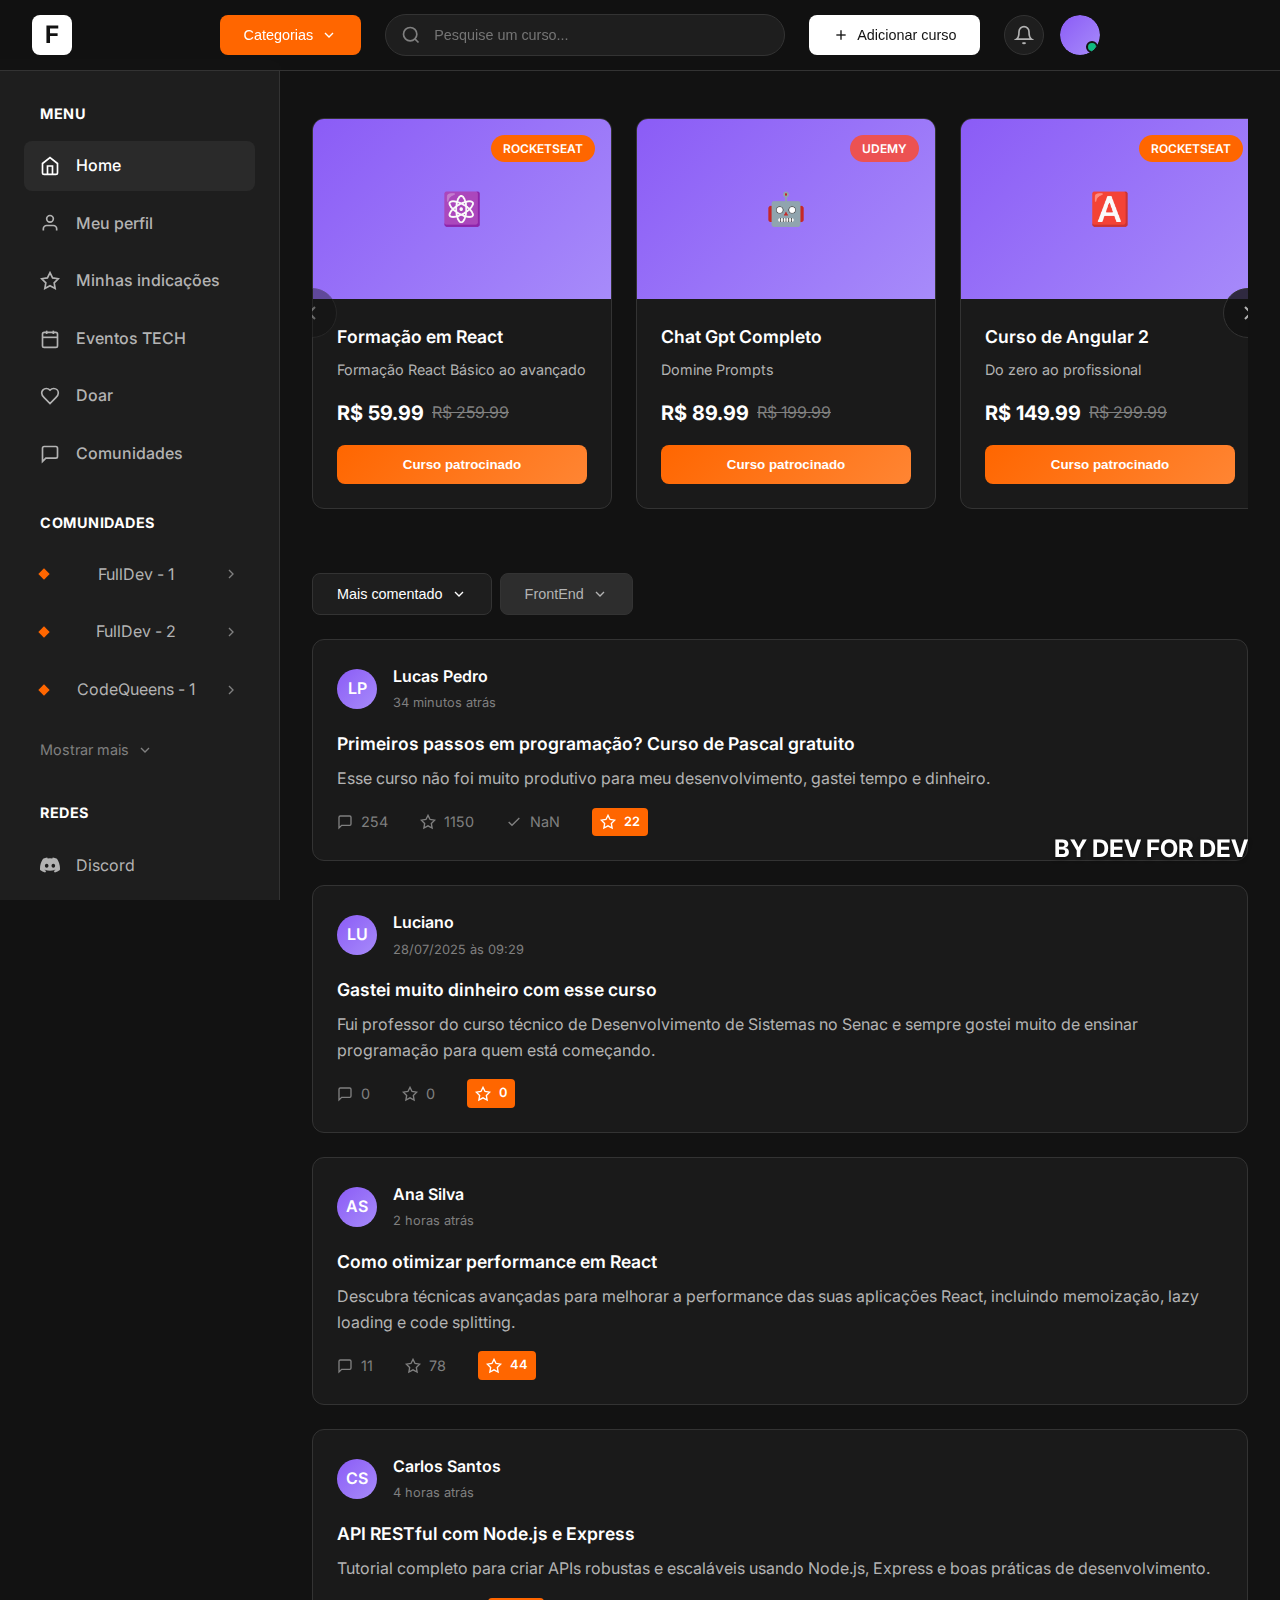
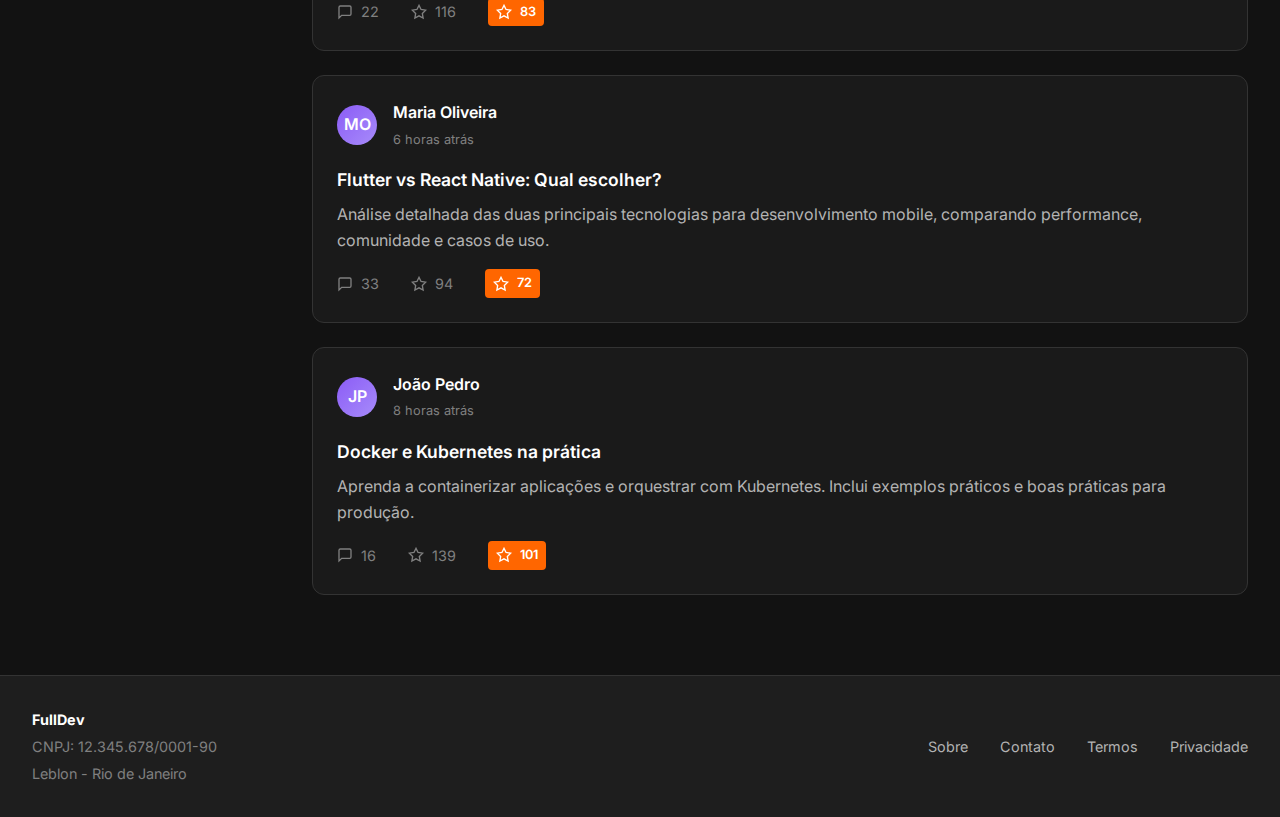
<file: codigo-fonte/home/home-com-localstorage/index.html>
<!DOCTYPE html>
<html lang="pt-BR">
<head>
    <meta charset="UTF-8">
    <meta name="viewport" content="width=device-width, initial-scale=1.0">
    <title>FullDev - Plataforma de Cursos para Desenvolvedores</title>
    <link rel="preconnect" href="https://fonts.googleapis.com">
    <link rel="preconnect" href="https://fonts.gstatic.com" crossorigin>
    <link href="https://fonts.googleapis.com/css2?family=Inter:wght@300;400;500;600;700&display=swap" rel="stylesheet">
    <link rel="stylesheet" href="style.css">
</head>
<body>
    <!-- Header Fixo -->
    <header class="header">
        <div class="header-content">
            <!-- Logo -->
            <div class="logo">
                <div class="logo-icon">F</div>
            </div>

            <!-- Botões do Header -->
            <div class="header-actions">
                <button class="btn btn-categories">
                    <span>Categorias</span>
                    <svg width="16" height="16" viewBox="0 0 24 24" fill="none" stroke="currentColor" stroke-width="2">
                        <polyline points="6,9 12,15 18,9"></polyline>
                    </svg>
                </button>
                
                <!-- Barra de Pesquisa -->
                <div class="search-container">
                    <svg class="search-icon" width="20" height="20" viewBox="0 0 24 24" fill="none" stroke="currentColor" stroke-width="2">
                        <circle cx="11" cy="11" r="8"></circle>
                        <path d="m21 21-4.35-4.35"></path>
                    </svg>
                    <input type="text" placeholder="Pesquise um curso..." class="search-input">
                </div>
                
                <button class="btn btn-indicate" onclick="showCourseForm()">
                    <svg width="16" height="16" viewBox="0 0 24 24" fill="none" stroke="currentColor" stroke-width="2">
                        <line x1="12" y1="5" x2="12" y2="19"></line>
                        <line x1="5" y1="12" x2="19" y2="12"></line>
                    </svg>
                    <span>Adicionar curso</span>
                </button>
                
                <!-- Notificações e Perfil -->
                <div class="header-right">
                    <button class="notification-btn">
                        <svg width="20" height="20" viewBox="0 0 24 24" fill="none" stroke="currentColor" stroke-width="2">
                            <path d="M18 8A6 6 0 0 0 6 8c0 7-3 9-3 9h18s-3-2-3-9"></path>
                            <path d="M13.73 21a2 2 0 0 1-3.46 0"></path>
                        </svg>
                    </button>
                    
                    <!-- Perfil do Usuário -->
                    <div class="user-profile">
                        <div class="avatar">
                            <div class="avatar-icon"></div>
                            <div class="online-indicator"></div>
                        </div>
                    </div>
                </div>
            </div>
        </div>
    </header>

    <!-- Layout Principal -->
    <div class="main-layout">
        <!-- Sidebar -->
        <aside class="sidebar" id="sidebar">
            <div class="sidebar-content">
                <!-- Menu Principal -->
                <div class="menu-section">
                    <h3 class="section-title">Menu</h3>
                    <nav class="sidebar-nav">
                        <ul class="nav-list">
                            <li class="nav-item active">
                                <a href="#" class="nav-link">
                                    <svg class="nav-icon" width="20" height="20" viewBox="0 0 24 24" fill="none" stroke="currentColor" stroke-width="2">
                                        <path d="m3 9 9-7 9 7v11a2 2 0 0 1-2 2H5a2 2 0 0 1-2-2z"></path>
                                        <polyline points="9,22 9,12 15,12 15,22"></polyline>
                                    </svg>
                                    <span>Home</span>
                                </a>
                            </li>
                            <li class="nav-item">
                                <a href="#" class="nav-link">
                                    <svg class="nav-icon" width="20" height="20" viewBox="0 0 24 24" fill="none" stroke="currentColor" stroke-width="2">
                                        <path d="M20 21v-2a4 4 0 0 0-4-4H8a4 4 0 0 0-4 4v2"></path>
                                        <circle cx="12" cy="7" r="4"></circle>
                                    </svg>
                                    <span>Meu perfil</span>
                                </a>
                            </li>
                            <li class="nav-item">
                                <a href="#" class="nav-link">
                                    <svg class="nav-icon" width="20" height="20" viewBox="0 0 24 24" fill="none" stroke="currentColor" stroke-width="2">
                                        <path d="M12 2l3.09 6.26L22 9.27l-5 4.87 1.18 6.88L12 17.77l-6.18 3.25L7 14.14 2 9.27l6.91-1.01L12 2z"></path>
                                    </svg>
                                    <span>Minhas indicações</span>
                                </a>
                            </li>
                            <li class="nav-item">
                                <a href="#" class="nav-link">
                                    <svg class="nav-icon" width="20" height="20" viewBox="0 0 24 24" fill="none" stroke="currentColor" stroke-width="2">
                                        <rect x="3" y="4" width="18" height="18" rx="2" ry="2"></rect>
                                        <line x1="16" y1="2" x2="16" y2="6"></line>
                                        <line x1="8" y1="2" x2="8" y2="6"></line>
                                        <line x1="3" y1="10" x2="21" y2="10"></line>
                                    </svg>
                                    <span>Eventos TECH</span>
                                </a>
                            </li>
                            <li class="nav-item">
                                <a href="#" class="nav-link">
                                    <svg class="nav-icon" width="20" height="20" viewBox="0 0 24 24" fill="none" stroke="currentColor" stroke-width="2">
                                        <path d="M19 14c1.49-1.46 3-3.21 3-5.5A5.5 5.5 0 0 0 16.5 3c-1.76 0-3 .5-4.5 2-1.5-1.5-2.74-2-4.5-2A5.5 5.5 0 0 0 2 8.5c0 2.29 1.51 4.04 3 5.5l7 7z"></path>
                                    </svg>
                                    <span>Doar</span>
                                </a>
                            </li>
                            <li class="nav-item">
                                <a href="#" class="nav-link">
                                    <svg class="nav-icon" width="20" height="20" viewBox="0 0 24 24" fill="none" stroke="currentColor" stroke-width="2">
                                        <path d="M21 15a2 2 0 0 1-2 2H7l-4 4V5a2 2 0 0 1 2-2h14a2 2 0 0 1 2 2z"></path>
                                    </svg>
                                    <span>Comunidades</span>
                                </a>
                            </li>
                        </ul>
                    </nav>
                </div>

                <!-- Comunidades -->
                <div class="communities-section">
                    <div class="communities-header">
                        <h3 class="section-title">Comunidades</h3>
                    </div>
                    <ul class="communities-list">
                        <li class="community-item">
                            <a href="#" class="community-link">
                                <div class="community-diamond"></div>
                                <span>FullDev - 1</span>
                                <svg class="arrow-icon" width="16" height="16" viewBox="0 0 24 24" fill="none" stroke="currentColor" stroke-width="2">
                                    <polyline points="9,18 15,12 9,6"></polyline>
                                </svg>
                            </a>
                        </li>
                        <li class="community-item">
                            <a href="#" class="community-link">
                                <div class="community-diamond"></div>
                                <span>FullDev - 2</span>
                                <svg class="arrow-icon" width="16" height="16" viewBox="0 0 24 24" fill="none" stroke="currentColor" stroke-width="2">
                                    <polyline points="9,18 15,12 9,6"></polyline>
                                </svg>
                            </a>
                        </li>
                        <li class="community-item">
                            <a href="#" class="community-link">
                                <div class="community-diamond"></div>
                                <span>CodeQueens - 1</span>
                                <svg class="arrow-icon" width="16" height="16" viewBox="0 0 24 24" fill="none" stroke="currentColor" stroke-width="2">
                                    <polyline points="9,18 15,12 9,6"></polyline>
                                </svg>
                            </a>
                        </li>
                    </ul>
                    <a href="#" class="show-more">
                        <span>Mostrar mais</span>
                        <svg width="16" height="16" viewBox="0 0 24 24" fill="none" stroke="currentColor" stroke-width="2">
                            <polyline points="6,9 12,15 18,9"></polyline>
                        </svg>
                    </a>
                </div>

                <!-- Redes Sociais -->
                <div class="social-section">
                    <h3 class="section-title">Redes</h3>
                    <div class="social-links">
                        <a href="#" class="social-link">
                            <svg width="20" height="20" viewBox="0 0 24 24" fill="currentColor">
                                <path d="M20.317 4.37a19.791 19.791 0 0 0-4.885-1.515.074.074 0 0 0-.079.037c-.21.375-.444.864-.608 1.25a18.27 18.27 0 0 0-5.487 0 12.64 12.64 0 0 0-.617-1.25.077.077 0 0 0-.079-.037A19.736 19.736 0 0 0 3.677 4.37a.07.07 0 0 0-.032.027C.533 9.046-.32 13.58.099 18.057a.082.082 0 0 0 .031.057 19.9 19.9 0 0 0 5.993 3.03.078.078 0 0 0 .084-.028c.462-.63.874-1.295 1.226-1.994a.076.076 0 0 0-.041-.106 13.107 13.107 0 0 1-1.872-.892.077.077 0 0 1-.008-.128 10.2 10.2 0 0 0 .372-.292.074.074 0 0 1 .077-.01c3.928 1.793 8.18 1.793 12.062 0a.074.074 0 0 1 .078.01c.12.098.246.198.373.292a.077.077 0 0 1-.006.127 12.299 12.299 0 0 1-1.873.892.077.077 0 0 0-.041.107c.36.698.772 1.362 1.225 1.993a.076.076 0 0 0 .084.028 19.839 19.839 0 0 0 6.002-3.03.077.077 0 0 0 .032-.054c.5-5.177-.838-9.674-3.549-13.66a.061.061 0 0 0-.031-.03zM8.02 15.33c-1.183 0-2.157-1.085-2.157-2.419 0-1.333.956-2.419 2.157-2.419 1.21 0 2.176 1.096 2.157 2.42 0 1.333-.956 2.418-2.157 2.418zm7.975 0c-1.183 0-2.157-1.085-2.157-2.419 0-1.333.955-2.419 2.157-2.419 1.21 0 2.176 1.096 2.157 2.42 0 1.333-.946 2.418-2.157 2.418z"/>
                            </svg>
                            <span>Discord</span>
                        </a>
                        <a href="#" class="social-link">
                            <svg width="20" height="20" viewBox="0 0 24 24" fill="currentColor">
                                <path d="M20.447 20.452h-3.554v-5.569c0-1.328-.027-3.037-1.852-3.037-1.853 0-2.136 1.445-2.136 2.939v5.667H9.351V9h3.414v1.561h.046c.477-.9 1.637-1.85 3.37-1.85 3.601 0 4.267 2.37 4.267 5.455v6.286zM5.337 7.433c-1.144 0-2.063-.926-2.063-2.065 0-1.138.92-2.063 2.063-2.063 1.14 0 2.064.925 2.064 2.063 0 1.139-.925 2.065-2.064 2.065zm1.782 13.019H3.555V9h3.564v11.452zM22.225 0H1.771C.792 0 0 .774 0 1.729v20.542C0 23.227.792 24 1.771 24h20.451C23.2 24 24 23.227 24 22.271V1.729C24 .774 23.2 0 22.222 0h.003z"/>
                            </svg>
                            <span>LinkedIn</span>
                        </a>
                        <a href="#" class="social-link">
                            <svg width="20" height="20" viewBox="0 0 24 24" fill="currentColor">
                                <path d="M12 2.163c3.204 0 3.584.012 4.85.07 3.252.148 4.771 1.691 4.919 4.919.058 1.265.069 1.645.069 4.849 0 3.205-.012 3.584-.069 4.849-.149 3.225-1.664 4.771-4.919 4.919-1.266.058-1.644.07-4.85.07-3.204 0-3.584-.012-4.849-.07-3.26-.149-4.771-1.699-4.919-4.92-.058-1.265-.07-1.644-.07-4.849 0-3.204.013-3.583.07-4.849.149-3.227 1.664-4.771 4.919-4.919 1.266-.057 1.645-.069 4.849-.069zm0-2.163c-3.259 0-3.667.014-4.947.072-4.358.2-6.78 2.618-6.98 6.98-.059 1.281-.073 1.689-.073 4.948 0 3.259.014 3.668.072 4.948.2 4.358 2.618 6.78 6.98 6.98 1.281.058 1.689.072 4.948.072 3.259 0 3.668-.014 4.948-.072 4.354-.2 6.782-2.618 6.979-6.98.059-1.28.073-1.689.073-4.948 0-3.259-.014-3.667-.072-4.947-.196-4.354-2.617-6.78-6.979-6.98-1.281-.059-1.69-.073-4.949-.073zm0 5.838c-3.403 0-6.162 2.759-6.162 6.162s2.759 6.163 6.162 6.163 6.162-2.759 6.162-6.163c0-3.403-2.759-6.162-6.162-6.162zm0 10.162c-2.209 0-4-1.79-4-4 0-2.209 1.791-4 4-4s4 1.791 4 4c0 2.21-1.791 4-4 4zm6.406-11.845c-.796 0-1.441.645-1.441 1.44s.645 1.44 1.441 1.44c.795 0 1.439-.645 1.439-1.44s-.644-1.44-1.439-1.44z"/>
                            </svg>
                            <span>Instagram</span>
                        </a>
                        <a href="#" class="social-link">
                            <svg width="20" height="20" viewBox="0 0 24 24" fill="currentColor">
                                <path d="M23.498 6.186a3.016 3.016 0 0 0-2.122-2.136C19.505 3.545 12 3.545 12 3.545s-7.505 0-9.377.505A3.017 3.017 0 0 0 .502 6.186C0 8.07 0 12 0 12s0 3.93.502 5.814a3.016 3.016 0 0 0 2.122 2.136c1.871.505 9.376.505 9.376.505s7.505 0 9.377-.505a3.015 3.015 0 0 0 2.122-2.136C24 15.93 24 12 24 12s0-3.93-.502-5.814zM9.545 15.568V8.432L15.818 12l-6.273 3.568z"/>
                            </svg>
                            <span>Youtube</span>
                        </a>
                    </div>
                </div>

                <!-- Rodapé da Sidebar -->
                <div class="sidebar-footer">
                    <p class="company-name">Fulldev Sistemas de informática S.A</p>
                    <p class="cnpj">CNPJ --</p>
                    <p class="location">Leblon - Rio de Janeiro</p>
                </div>
            </div>
        </aside>

        <!-- Conteúdo Principal -->
        <main class="main-content">
            <!-- Carrossel de Cursos -->
            <section class="courses-carousel">
                <div class="carousel-container">
                    <div class="carousel-track" id="carouselTrack">
                        <!-- Cards de cursos serão inseridos aqui via JavaScript -->
                    </div>
                    
                    <!-- Controles do Carrossel -->
                    <button class="carousel-btn prev" id="prevBtn">
                        <svg width="24" height="24" viewBox="0 0 24 24" fill="none" stroke="currentColor" stroke-width="2">
                            <polyline points="15,18 9,12 15,6"></polyline>
                        </svg>
                    </button>
                    <button class="carousel-btn next" id="nextBtn">
                        <svg width="24" height="24" viewBox="0 0 24 24" fill="none" stroke="currentColor" stroke-width="2">
                            <polyline points="9,18 15,12 9,6"></polyline>
                        </svg>
                    </button>
                </div>
            </section>

            <!-- Seção de Postagens -->
            <section class="posts-section">
                <div class="posts-header">
                    <div class="filter-tabs">
                        <button class="filter-tab active" data-filter="all">
                            <span>Mais comentado</span>
                            <svg width="16" height="16" viewBox="0 0 24 24" fill="none" stroke="currentColor" stroke-width="2">
                                <polyline points="6,9 12,15 18,9"></polyline>
                            </svg>
                        </button>
                        <button class="filter-tab" data-filter="frontend">
                            <span>FrontEnd</span>
                            <svg width="16" height="16" viewBox="0 0 24 24" fill="none" stroke="currentColor" stroke-width="2">
                                <polyline points="6,9 12,15 18,9"></polyline>
                            </svg>
                        </button>
                    </div>
                </div>

                <div class="posts-container" id="postsContainer">
                    <!-- Postagens serão inseridas aqui via JavaScript -->
                </div>
            </section>
        </main>
    </div>

    <!-- Footer -->
    <footer class="footer">
        <div class="footer-content">
            <div class="footer-info">
                <p class="company-name">FullDev</p>
                <p class="cnpj">CNPJ: 12.345.678/0001-90</p>
                <p class="location">Leblon - Rio de Janeiro</p>
            </div>
            <div class="footer-links">
                <a href="#">Sobre</a>
                <a href="#">Contato</a>
                <a href="#">Termos</a>
                <a href="#">Privacidade</a>
            </div>
        </div>
    </footer>

    <!-- BY DEV FOR DEV -->
    <div class="by-dev-for-dev">
        <span>BY DEV FOR DEV</span>
    </div>

    <!-- Botão para recolher/expandir sidebar (mobile) -->
    <button class="sidebar-toggle" id="sidebarToggle">
        <svg width="24" height="24" viewBox="0 0 24 24" fill="none" stroke="currentColor" stroke-width="2">
            <line x1="3" y1="6" x2="21" y2="6"></line>
            <line x1="3" y1="12" x2="21" y2="12"></line>
            <line x1="3" y1="18" x2="21" y2="18"></line>
        </svg>
    </button>

    <script src="script.js"></script>
</body>
</html>
</file>
<file: codigo-fonte/home/home-com-localstorage/style.css>
/* Reset e Configurações Base */
* {
    margin: 0;
    padding: 0;
    box-sizing: border-box;
}

:root {
    /* Cores do Tema */
    --bg-primary: #121212;
    --bg-secondary: #1e1e1e;
    --bg-tertiary: #2d2d2d;
    --bg-card: #1a1a1a;
    --text-primary: #ffffff;
    --text-secondary: #b3b3b3;
    --text-muted: #808080;
    --accent-orange: #FF6600;
    --accent-purple: #8B5CF6;
    --border-color: #333333;
    --hover-bg: #2a2a2a;
    
    /* Gradientes */
    --gradient-orange: linear-gradient(135deg, #FF6600, #FF8533);
    --gradient-purple: linear-gradient(135deg, #8B5CF6, #A78BFA);
    
    /* Sombras */
    --shadow-sm: 0 2px 4px rgba(0, 0, 0, 0.3);
    --shadow-md: 0 4px 12px rgba(0, 0, 0, 0.4);
    --shadow-lg: 0 8px 24px rgba(0, 0, 0, 0.5);
    
    /* Transições */
    --transition-fast: 0.2s ease;
    --transition-normal: 0.3s ease;
    --transition-slow: 0.5s ease;
}

body {
    font-family: 'Inter', -apple-system, BlinkMacSystemFont, 'Segoe UI', Roboto, sans-serif;
    background-color: var(--bg-primary);
    color: var(--text-primary);
    line-height: 1.6;
    overflow-x: hidden;
}

/* Header */
.header {
    position: fixed;
    top: 0;
    left: 0;
    right: 0;
    background: rgba(18, 18, 18, 0.95);
    backdrop-filter: blur(10px);
    border-bottom: 1px solid var(--border-color);
    z-index: 1000;
    padding: 0 2rem;
}

.header-content {
    display: flex;
    align-items: center;
    justify-content: space-between;
    max-width: 1400px;
    margin: 0 auto;
    height: 70px;
}

/* Logo */
.logo {
    display: flex;
    align-items: center;
    gap: 0.75rem;
}

.logo-icon {
    width: 40px;
    height: 40px;
    background: white;
    color: var(--bg-primary);
    border-radius: 8px;
    display: flex;
    align-items: center;
    justify-content: center;
    font-weight: 700;
    font-size: 1.5rem;
}

/* Header Actions */
.header-actions {
    display: flex;
    align-items: center;
    gap: 1.5rem;
    flex: 1;
    justify-content: center;
}

.btn {
    padding: 0.75rem 1.5rem;
    border-radius: 8px;
    font-weight: 500;
    font-size: 0.9rem;
    cursor: pointer;
    transition: var(--transition-fast);
    border: none;
    text-decoration: none;
    display: inline-flex;
    align-items: center;
    gap: 0.5rem;
}

.btn-categories {
    background: var(--accent-orange);
    color: white;
    border: none;
}

.btn-categories:hover {
    background: #e55a00;
    transform: translateY(-1px);
}

.btn-indicate {
    background: white;
    color: var(--bg-primary);
    border: none;
}

.btn-indicate:hover {
    background: #f0f0f0;
    transform: translateY(-1px);
}

/* Barra de Pesquisa */
.search-container {
    position: relative;
    flex: 1;
    max-width: 400px;
}

.search-icon {
    position: absolute;
    left: 1rem;
    top: 50%;
    transform: translateY(-50%);
    color: var(--text-muted);
    z-index: 1;
}

.search-input {
    width: 100%;
    padding: 0.75rem 1rem 0.75rem 3rem;
    background: var(--bg-secondary);
    border: 1px solid var(--border-color);
    border-radius: 50px;
    color: var(--text-primary);
    font-size: 0.9rem;
    transition: var(--transition-fast);
}

.search-input:focus {
    outline: none;
    border-color: var(--accent-orange);
    box-shadow: 0 0 0 3px rgba(255, 102, 0, 0.1);
}

/* Header Right */
.header-right {
    display: flex;
    align-items: center;
    gap: 1rem;
}

.notification-btn {
    width: 40px;
    height: 40px;
    border-radius: 50%;
    background: var(--bg-secondary);
    border: 1px solid var(--border-color);
    color: var(--text-secondary);
    cursor: pointer;
    transition: var(--transition-fast);
    display: flex;
    align-items: center;
    justify-content: center;
}

.notification-btn:hover {
    background: var(--hover-bg);
    color: var(--text-primary);
}

/* Perfil do Usuário */
.user-profile {
    position: relative;
}

.avatar {
    position: relative;
    width: 40px;
    height: 40px;
    border-radius: 50%;
    overflow: hidden;
    cursor: pointer;
    transition: var(--transition-fast);
}

.avatar-icon {
    width: 100%;
    height: 100%;
    background: var(--gradient-purple);
    border-radius: 50%;
}

.avatar:hover {
    transform: scale(1.05);
}

.online-indicator {
    position: absolute;
    bottom: 2px;
    right: 2px;
    width: 12px;
    height: 12px;
    background: #10B981;
    border: 2px solid var(--bg-primary);
    border-radius: 50%;
}

/* Layout Principal */
.main-layout {
    display: flex;
    margin-top: 70px;
    min-height: calc(100vh - 70px);
}

/* Sidebar */
.sidebar {
    width: 280px;
    background: var(--bg-secondary);
    border-right: 1px solid var(--border-color);
    padding: 2rem 0;
    transition: var(--transition-normal);
    overflow-y: auto;
    height: calc(100vh - 70px);
}

.sidebar-content {
    padding: 0 1.5rem;
}

/* Seções da Sidebar */
.menu-section,
.communities-section,
.social-section {
    margin-bottom: 2rem;
}

.section-title {
    font-size: 0.9rem;
    font-weight: 700;
    color: var(--text-primary);
    text-transform: uppercase;
    letter-spacing: 0.5px;
    margin-bottom: 1rem;
    padding: 0 1rem;
}

/* Navegação da Sidebar */
.sidebar-nav {
    margin-bottom: 0;
}

.nav-list {
    list-style: none;
}

.nav-item {
    margin-bottom: 0.5rem;
}

.nav-link {
    display: flex;
    align-items: center;
    gap: 1rem;
    padding: 0.75rem 1rem;
    color: var(--text-secondary);
    text-decoration: none;
    border-radius: 8px;
    transition: var(--transition-fast);
    font-weight: 500;
}

.nav-link:hover {
    background: var(--hover-bg);
    color: var(--text-primary);
}

.nav-item.active .nav-link {
    background: var(--hover-bg);
    color: var(--text-primary);
}

.nav-icon {
    flex-shrink: 0;
}

/* Seção de Comunidades */
.communities-header {
    margin-bottom: 1rem;
}

.communities-list {
    list-style: none;
    margin-bottom: 1rem;
}

.community-item {
    margin-bottom: 0.5rem;
}

.community-link {
    display: flex;
    align-items: center;
    gap: 1rem;
    padding: 0.75rem 1rem;
    color: var(--text-secondary);
    text-decoration: none;
    border-radius: 8px;
    transition: var(--transition-fast);
    justify-content: space-between;
}

.community-link:hover {
    background: var(--hover-bg);
    color: var(--text-primary);
}

.community-diamond {
    width: 8px;
    height: 8px;
    background: var(--accent-orange);
    transform: rotate(45deg);
    flex-shrink: 0;
}

.arrow-icon {
    color: var(--text-muted);
    flex-shrink: 0;
}

.show-more {
    display: flex;
    align-items: center;
    gap: 0.5rem;
    padding: 0.5rem 1rem;
    color: var(--text-muted);
    text-decoration: none;
    font-size: 0.9rem;
    transition: var(--transition-fast);
}

.show-more:hover {
    color: var(--text-primary);
}

/* Redes Sociais */
.social-links {
    display: flex;
    flex-direction: column;
    gap: 0.5rem;
}

.social-link {
    display: flex;
    align-items: center;
    gap: 1rem;
    padding: 0.75rem 1rem;
    color: var(--text-secondary);
    text-decoration: none;
    border-radius: 8px;
    transition: var(--transition-fast);
}

.social-link:hover {
    background: var(--hover-bg);
    color: var(--text-primary);
}

/* Rodapé da Sidebar */
.sidebar-footer {
    padding: 1rem;
    border-top: 1px solid var(--border-color);
    text-align: center;
}

.sidebar-footer .company-name {
    font-weight: 600;
    color: var(--text-primary);
    margin-bottom: 0.25rem;
    font-size: 0.9rem;
}

.sidebar-footer .cnpj,
.sidebar-footer .location {
    font-size: 0.8rem;
    color: var(--text-muted);
    margin-bottom: 0.25rem;
}

/* Conteúdo Principal */
.main-content {
    flex: 1;
    padding: 2rem;
    max-width: calc(100vw - 280px);
    background: var(--bg-primary);
}

/* Carrossel de Cursos */
.courses-carousel {
    margin-bottom: 3rem;
}

.carousel-container {
    position: relative;
    overflow: hidden;
    border-radius: 12px;
}

.carousel-track {
    display: flex;
    gap: 1.5rem;
    transition: transform var(--transition-normal);
    padding: 1rem 0;
}

.course-card {
    min-width: 300px;
    background: var(--bg-card);
    border: 1px solid var(--border-color);
    border-radius: 12px;
    overflow: hidden;
    transition: var(--transition-fast);
    cursor: pointer;
    position: relative;
}

.course-card:hover {
    transform: translateY(-4px);
    box-shadow: var(--shadow-lg);
    border-color: var(--accent-orange);
}

.course-badge {
    position: absolute;
    top: 1rem;
    right: 1rem;
    padding: 0.25rem 0.75rem;
    border-radius: 20px;
    font-size: 0.75rem;
    font-weight: 600;
    text-transform: uppercase;
    z-index: 2;
}

.badge-rocketseat {
    background: var(--accent-orange);
    color: white;
}

.badge-udemy {
    background: #EC5252;
    color: white;
}

.course-image {
    width: 100%;
    height: 180px;
    background: var(--gradient-purple);
    display: flex;
    align-items: center;
    justify-content: center;
    font-size: 2rem;
    color: white;
    font-weight: 700;
    position: relative;
}

.course-content {
    padding: 1.5rem;
}

.course-title {
    font-size: 1.1rem;
    font-weight: 600;
    color: var(--text-primary);
    margin-bottom: 0.5rem;
}

.course-description {
    font-size: 0.9rem;
    color: var(--text-secondary);
    margin-bottom: 1rem;
    line-height: 1.5;
}

.course-price-container {
    display: flex;
    align-items: center;
    gap: 0.5rem;
    margin-bottom: 1rem;
}

.course-price {
    font-size: 1.25rem;
    font-weight: 700;
    color: var(--text-primary);
}

.course-price-original {
    font-size: 1rem;
    color: var(--text-muted);
    text-decoration: line-through;
}

.course-btn {
    width: 100%;
    padding: 0.75rem;
    background: var(--gradient-orange);
    color: white;
    border: none;
    border-radius: 8px;
    font-weight: 600;
    cursor: pointer;
    transition: var(--transition-fast);
}

.course-btn:hover {
    transform: translateY(-1px);
    box-shadow: var(--shadow-md);
}

/* Controles do Carrossel */
.carousel-btn {
    position: absolute;
    top: 50%;
    transform: translateY(-50%);
    width: 50px;
    height: 50px;
    border-radius: 50%;
    background: rgba(18, 18, 18, 0.8);
    border: 1px solid var(--border-color);
    color: var(--text-secondary);
    cursor: pointer;
    transition: var(--transition-fast);
    display: flex;
    align-items: center;
    justify-content: center;
    z-index: 10;
}

.carousel-btn:hover {
    background: var(--accent-orange);
    color: white;
    border-color: var(--accent-orange);
}

.carousel-btn.prev {
    left: -25px;
}

.carousel-btn.next {
    right: -25px;
}

.carousel-btn:disabled {
    opacity: 0.5;
    cursor: not-allowed;
}

/* Seção de Postagens */
.posts-section {
    margin-bottom: 3rem;
}

.posts-header {
    margin-bottom: 1.5rem;
}

/* Filtros */
.filter-tabs {
    display: flex;
    gap: 0.5rem;
    flex-wrap: wrap;
}

.filter-tab {
    padding: 0.75rem 1.5rem;
    background: var(--bg-tertiary);
    border: 1px solid var(--border-color);
    border-radius: 8px;
    color: var(--text-secondary);
    font-size: 0.9rem;
    font-weight: 500;
    cursor: pointer;
    transition: var(--transition-fast);
    display: flex;
    align-items: center;
    gap: 0.5rem;
}

.filter-tab:hover {
    border-color: var(--accent-orange);
    color: var(--accent-orange);
}

.filter-tab.active {
    background: var(--bg-secondary);
    border-color: var(--border-color);
    color: var(--text-primary);
}

/* Postagens */
.posts-container {
    display: flex;
    flex-direction: column;
    gap: 1.5rem;
}

.post-card {
    background: var(--bg-card);
    border: 1px solid var(--border-color);
    border-radius: 12px;
    padding: 1.5rem;
    transition: var(--transition-fast);
    cursor: pointer;
}

.post-card:hover {
    transform: translateY(-2px);
    box-shadow: var(--shadow-md);
    border-color: var(--accent-purple);
}

.post-header {
    display: flex;
    align-items: center;
    gap: 1rem;
    margin-bottom: 1rem;
}

.post-author-avatar {
    width: 40px;
    height: 40px;
    border-radius: 50%;
    background: var(--gradient-purple);
    display: flex;
    align-items: center;
    justify-content: center;
    font-weight: 600;
    color: white;
    flex-shrink: 0;
}

.post-author-info {
    flex: 1;
}

.post-author-name {
    font-weight: 600;
    color: var(--text-primary);
    margin-bottom: 0.25rem;
}

.post-time {
    font-size: 0.8rem;
    color: var(--text-muted);
}

.post-content {
    margin-bottom: 1rem;
}

.post-title {
    font-size: 1.1rem;
    font-weight: 600;
    color: var(--text-primary);
    margin-bottom: 0.5rem;
}

.post-description {
    color: var(--text-secondary);
    line-height: 1.6;
}

.post-actions {
    display: flex;
    gap: 2rem;
}

.post-action {
    display: flex;
    align-items: center;
    gap: 0.5rem;
    color: var(--text-muted);
    font-size: 0.9rem;
    cursor: pointer;
    transition: var(--transition-fast);
}

.post-action:hover {
    color: var(--accent-orange);
}

.post-action svg {
    width: 16px;
    height: 16px;
}

.hype-action {
    background: var(--accent-orange);
    color: white;
    padding: 0.25rem 0.5rem;
    border-radius: 4px;
    font-size: 0.8rem;
    font-weight: 600;
}

/* Footer */
.footer {
    background: var(--bg-secondary);
    border-top: 1px solid var(--border-color);
    padding: 2rem 0;
    margin-top: auto;
}

.footer-content {
    max-width: 1400px;
    margin: 0 auto;
    padding: 0 2rem;
    display: flex;
    justify-content: space-between;
    align-items: center;
    flex-wrap: wrap;
    gap: 1rem;
}

.footer-info {
    display: flex;
    flex-direction: column;
    gap: 0.25rem;
}

.footer-info .company-name {
    font-weight: 700;
    color: var(--text-primary);
}

.footer-info p {
    color: var(--text-muted);
    font-size: 0.9rem;
}

.footer-links {
    display: flex;
    gap: 2rem;
}

.footer-links a {
    color: var(--text-secondary);
    text-decoration: none;
    font-size: 0.9rem;
    transition: var(--transition-fast);
}

.footer-links a:hover {
    color: var(--accent-orange);
}

/* BY DEV FOR DEV */
.by-dev-for-dev {
    position: fixed;
    bottom: 2rem;
    right: 2rem;
    font-size: 1.5rem;
    font-weight: 700;
    color: var(--text-primary);
    text-shadow: 0 2px 4px rgba(0, 0, 0, 0.5);
    z-index: 100;
    pointer-events: none;
}

/* Botão de Toggle da Sidebar (Mobile) */
.sidebar-toggle {
    display: none;
    position: fixed;
    top: 1rem;
    left: 1rem;
    z-index: 1001;
    width: 50px;
    height: 50px;
    border-radius: 50%;
    background: var(--bg-secondary);
    border: 1px solid var(--border-color);
    color: var(--text-primary);
    cursor: pointer;
    transition: var(--transition-fast);
}

.sidebar-toggle:hover {
    background: var(--accent-orange);
    color: white;
}

/* Responsividade */
@media (max-width: 1200px) {
    .main-content {
        max-width: calc(100vw - 240px);
    }
    
    .sidebar {
        width: 240px;
    }
}

@media (max-width: 968px) {
    .header {
        padding: 0 1rem;
    }
    
    .header-actions {
        gap: 1rem;
    }
    
    .search-container {
        max-width: 250px;
    }
    
    .btn {
        padding: 0.5rem 1rem;
        font-size: 0.8rem;
    }
    
    .main-content {
        padding: 1.5rem;
        max-width: 100vw;
    }
    
    .carousel-track {
        gap: 1rem;
    }
    
    .course-card {
        min-width: 250px;
    }
    
    .filter-tabs {
        gap: 0.25rem;
    }
    
    .filter-tab {
        padding: 0.4rem 0.8rem;
        font-size: 0.8rem;
    }
    
    .footer-content {
        flex-direction: column;
        text-align: center;
    }
    
    .footer-links {
        gap: 1rem;
    }
}

@media (max-width: 768px) {
    .sidebar {
        position: fixed;
        left: -280px;
        top: 70px;
        height: calc(100vh - 70px);
        z-index: 999;
        transition: left var(--transition-normal);
    }
    
    .sidebar.open {
        left: 0;
    }
    
    .sidebar-toggle {
        display: flex;
        align-items: center;
        justify-content: center;
    }
    
    .main-content {
        padding: 1rem;
    }
    
    .carousel-track {
        gap: 1rem;
    }
    
    .course-card {
        min-width: 200px;
    }
    
    .course-image {
        height: 120px;
        font-size: 1.5rem;
    }
    
    .course-content {
        padding: 1rem;
    }
    
    .post-card {
        padding: 1rem;
    }
    
    .post-actions {
        gap: 1rem;
    }
    
    .by-dev-for-dev {
        bottom: 1rem;
        right: 1rem;
        font-size: 1.2rem;
    }
}

@media (max-width: 480px) {
    .header-content {
        height: 60px;
    }
    
    .header {
        padding: 0 0.5rem;
    }
    
    .logo-icon {
        width: 32px;
        height: 32px;
        font-size: 1.25rem;
    }
    
    .search-container {
        max-width: 150px;
    }
    
    .search-input {
        padding: 0.6rem 0.8rem 0.6rem 2.5rem;
        font-size: 0.8rem;
    }
    
    .search-icon {
        left: 0.8rem;
    }
    
    .btn {
        padding: 0.4rem 0.8rem;
        font-size: 0.75rem;
    }
    
    .avatar {
        width: 32px;
        height: 32px;
    }
    
    .notification-btn {
        width: 32px;
        height: 32px;
    }
    
    .main-layout {
        margin-top: 60px;
    }
    
    .sidebar {
        top: 60px;
        height: calc(100vh - 60px);
    }
    
    .course-card {
        min-width: 180px;
    }
    
    .course-image {
        height: 100px;
        font-size: 1.25rem;
    }
    
    .post-card {
        padding: 0.75rem;
    }
    
    .post-actions {
        gap: 0.75rem;
    }
}

/* Animações */
@keyframes fadeIn {
    from {
        opacity: 0;
        transform: translateY(20px);
    }
    to {
        opacity: 1;
        transform: translateY(0);
    }
}

.post-card {
    animation: fadeIn 0.5s ease-out;
}

.course-card {
    animation: fadeIn 0.5s ease-out;
}

/* Estados de Loading */
.loading {
    opacity: 0.6;
    pointer-events: none;
}

.loading::after {
    content: '';
    position: absolute;
    top: 50%;
    left: 50%;
    width: 20px;
    height: 20px;
    margin: -10px 0 0 -10px;
    border: 2px solid var(--accent-orange);
    border-radius: 50%;
    border-top-color: transparent;
    animation: spin 1s linear infinite;
}

@keyframes spin {
    to {
        transform: rotate(360deg);
    }
}

/* Scrollbar Customizada */
::-webkit-scrollbar {
    width: 8px;
}

::-webkit-scrollbar-track {
    background: var(--bg-primary);
}

::-webkit-scrollbar-thumb {
    background: var(--border-color);
    border-radius: 4px;
}

::-webkit-scrollbar-thumb:hover {
    background: var(--accent-orange);
}

/* Seleção de Texto */
::selection {
    background: var(--accent-orange);
    color: white;
}

::-moz-selection {
    background: var(--accent-orange);
    color: white;
}
</file>
